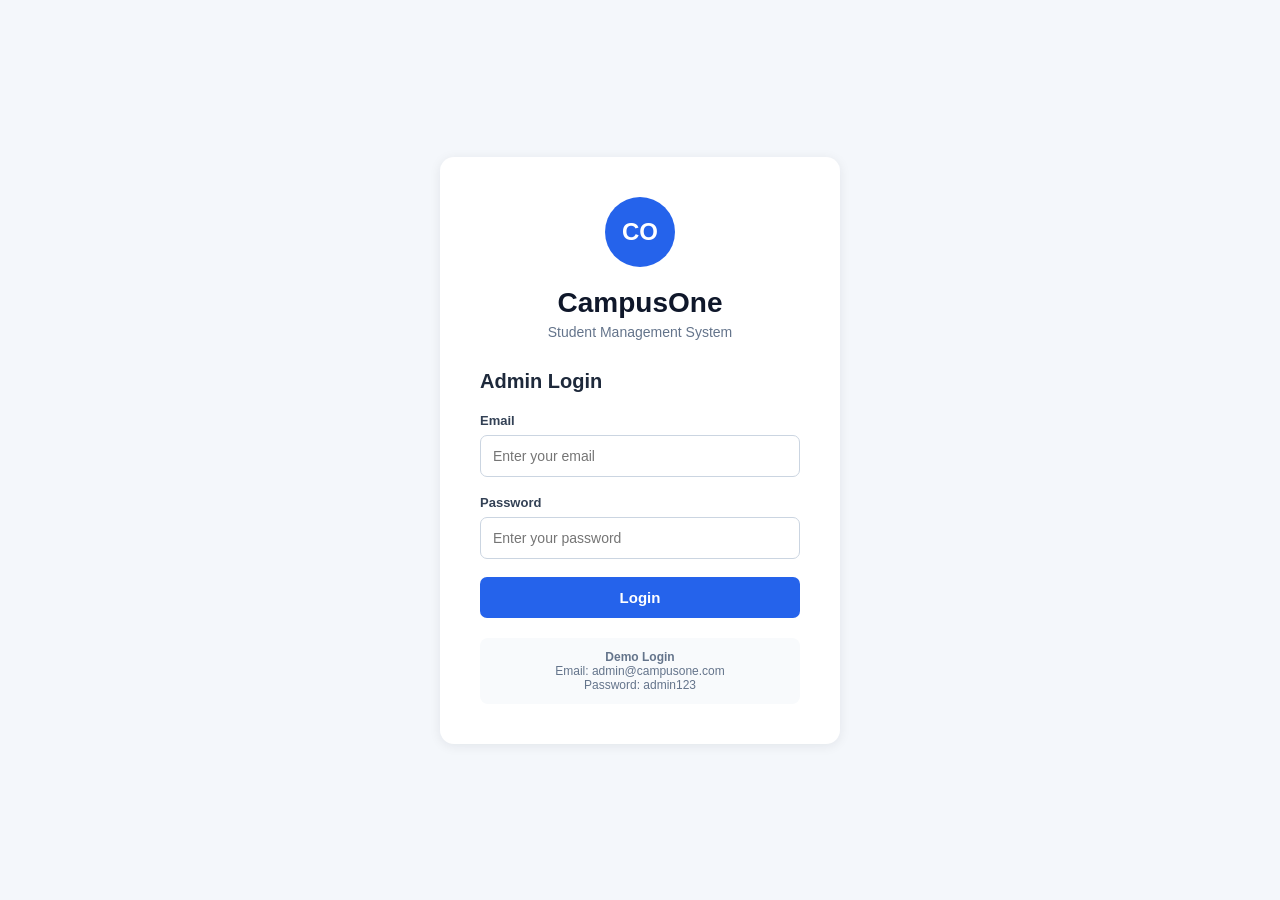
<file: src/main/resources/static/login.html>
<!DOCTYPE html>
<html lang="en">
<head>
    <meta charset="UTF-8">
    <meta name="viewport" content="width=device-width, initial-scale=1.0">

    <title>CampusOne - Login</title>

    <link rel="stylesheet" href="css/style.css">
</head>

<body>

<div class="login-container">

    <div class="login-card">

        <div class="login-logo">
            CO
        </div>

        <h1>CampusOne</h1>

        <p class="login-subtitle">
            Student Management System
        </p>

        <h2>Admin Login</h2>

        <form onsubmit="event.preventDefault(); login();">

            <div class="login-form-group">

                <label for="email">Email</label>

                <input
                    type="email"
                    id="email"
                    placeholder="Enter your email"
                    required
                >

            </div>


            <div class="login-form-group">

                <label for="password">Password</label>

                <input
                    type="password"
                    id="password"
                    placeholder="Enter your password"
                    required
                >

            </div>


            <p id="loginError" class="login-error"></p>


            <button type="submit" class="login-btn">
                Login
            </button>

        </form>


        <div class="demo-login">

            <strong>Demo Login</strong>

            <br>

            Email: admin@campusone.com

            <br>

            Password: admin123

        </div>

    </div>

</div>


<script src="js/auth.js"></script>

</body>
</html>
</file>
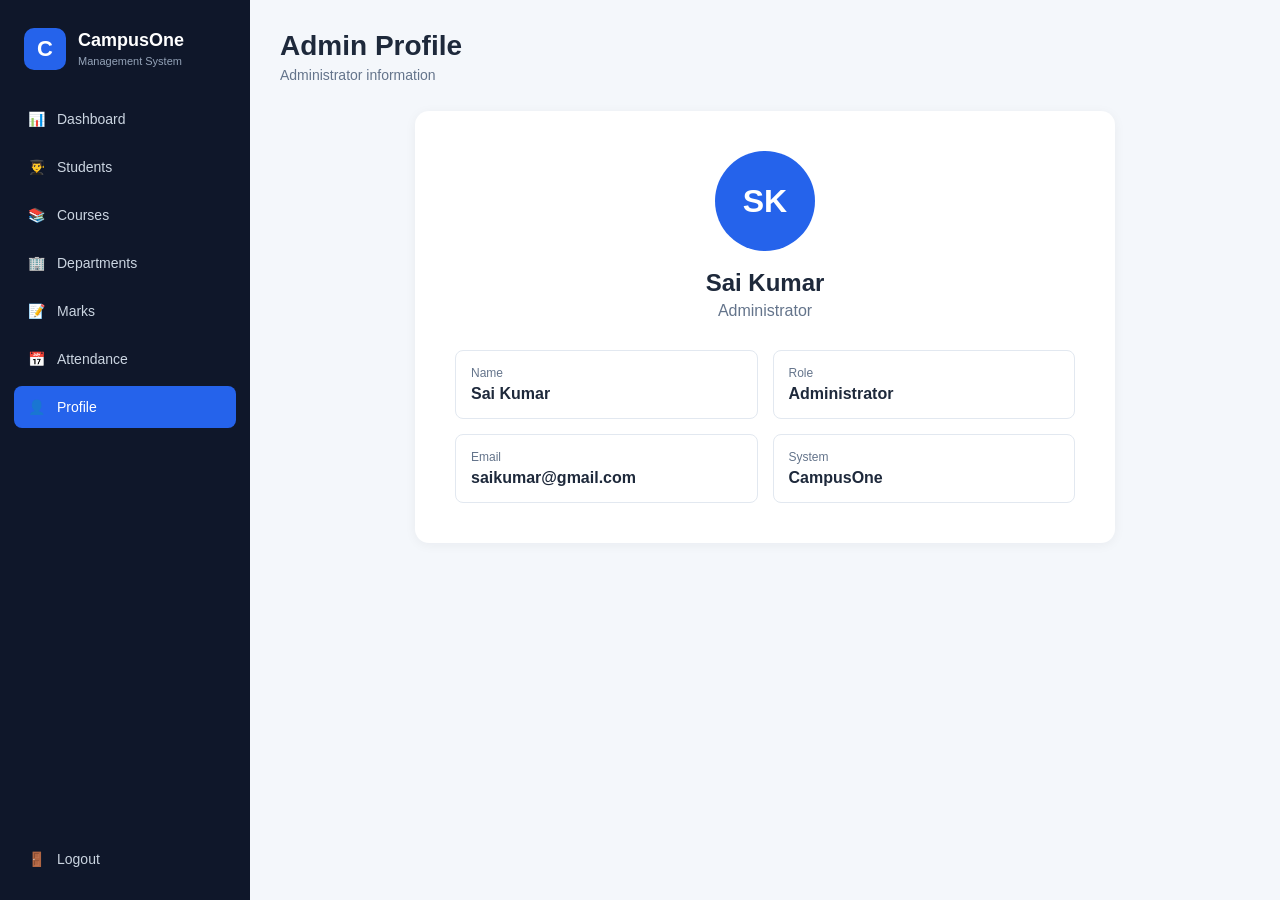
<file: src/main/resources/static/profile.html>
<!DOCTYPE html>
<html lang="en">
<head>
    <meta charset="UTF-8">
    <meta name="viewport" content="width=device-width, initial-scale=1.0">
    <title>CampusOne - Profile</title>
    <link rel="stylesheet" href="css/style.css">
</head>

<body>

<div class="app">

    <aside class="sidebar">

        <div class="logo">
            <div class="logo-icon">C</div>

            <div>
                <h2>CampusOne</h2>
                <span>Management System</span>
            </div>
        </div>

        <nav>

            <a href="dashboard.html" class="nav-link">
                <span>📊</span> Dashboard
            </a>

            <a href="students.html" class="nav-link">
                <span>👨‍🎓</span> Students
            </a>

            <a href="courses.html" class="nav-link">
                <span>📚</span> Courses
            </a>

            <a href="departments.html" class="nav-link">
                <span>🏢</span> Departments
            </a>

            <a href="marks.html" class="nav-link">
                <span>📝</span> Marks
            </a>

            <a href="attendance.html" class="nav-link">
                <span>📅</span> Attendance
            </a>

            <a href="profile.html" class="nav-link active">
                <span>👤</span> Profile
            </a>

        </nav>

        <div class="sidebar-bottom">

            <a href="index.html" class="nav-link logout">
                <span>🚪</span> Logout
            </a>

        </div>

    </aside>


    <main class="main-content">

        <header class="topbar">

            <div>
                <h1>Admin Profile</h1>
                <p>Administrator information</p>
            </div>

        </header>


        <section class="profile-card">

            <div class="profile-avatar">
                SK
            </div>

            <h2>Sai Kumar</h2>

            <p class="profile-role">
                Administrator
            </p>

            <div class="profile-details">

                <div class="profile-item">
                    <span>Name</span>
                    <strong>Sai Kumar</strong>
                </div>

                <div class="profile-item">
                    <span>Role</span>
                    <strong>Administrator</strong>
                </div>

                <div class="profile-item">
                    <span>Email</span>
                    <strong>saikumar@gmail.com</strong>
                </div>

                <div class="profile-item">
                    <span>System</span>
                    <strong>CampusOne</strong>
                </div>

            </div>

        </section>

    </main>

</div>

</body>
</html>
</file>
<file: src/main/resources/static/css/style.css>
* {
    margin: 0;
    padding: 0;
    box-sizing: border-box;
}

body {
    font-family: Arial, Helvetica, sans-serif;
    background: #f4f7fb;
    color: #1e293b;
}

a {
    text-decoration: none;
    color: inherit;
}

button,
input,
select,
textarea {
    font-family: inherit;
}

.app {
    min-height: 100vh;
    display: flex;
}


/* =========================================
   SIDEBAR
========================================= */

.sidebar {
    width: 250px;
    background: #0f172a;
    color: white;
    position: fixed;
    left: 0;
    top: 0;
    bottom: 0;
    display: flex;
    flex-direction: column;
    padding: 20px 14px;
}

.logo {
    display: flex;
    align-items: center;
    gap: 12px;
    padding: 8px 10px 28px;
}

.logo-icon {
    width: 42px;
    height: 42px;
    border-radius: 10px;
    background: #2563eb;
    display: flex;
    align-items: center;
    justify-content: center;
    font-size: 22px;
    font-weight: bold;
}

.logo h2 {
    font-size: 18px;
}

.logo span {
    color: #94a3b8;
    font-size: 11px;
}

.sidebar nav {
    display: flex;
    flex-direction: column;
    gap: 6px;
}

.nav-link {
    padding: 13px 14px;
    border-radius: 8px;
    display: flex;
    align-items: center;
    gap: 12px;
    color: #cbd5e1;
    font-size: 14px;
    transition: 0.2s;
}

.nav-link:hover {
    background: #1e293b;
    color: white;
}

.nav-link.active {
    background: #2563eb;
    color: white;
}

.sidebar-bottom {
    margin-top: auto;
}


/* =========================================
   MAIN CONTENT
========================================= */

.main-content {
    margin-left: 250px;
    width: calc(100% - 250px);
    padding: 30px;
}


/* =========================================
   TOPBAR
========================================= */

.topbar {
    display: flex;
    justify-content: space-between;
    align-items: center;
    margin-bottom: 28px;
}

.topbar h1 {
    font-size: 28px;
    margin-bottom: 5px;
}

.topbar p {
    color: #64748b;
    font-size: 14px;
}

.admin-box {
    display: flex;
    align-items: center;
    gap: 10px;
}

.admin-box small {
    display: block;
    color: #64748b;
    margin-top: 3px;
}

.avatar {
    width: 42px;
    height: 42px;
    border-radius: 50%;
    background: #2563eb;
    color: white;
    display: flex;
    align-items: center;
    justify-content: center;
    font-weight: bold;
}


/* =========================================
   STAT CARDS
========================================= */

.stats-grid {
    display: grid;
    grid-template-columns: repeat(4, 1fr);
    gap: 20px;
    margin-bottom: 25px;
}

.stat-card {
    background: white;
    border-radius: 12px;
    padding: 22px;
    display: flex;
    align-items: center;
    gap: 16px;
    box-shadow: 0 2px 12px rgba(15, 23, 42, 0.05);
}

.stat-card p {
    color: #64748b;
    font-size: 13px;
    margin-bottom: 7px;
}

.stat-card h2 {
    font-size: 25px;
}

.stat-icon {
    width: 50px;
    height: 50px;
    border-radius: 10px;
    display: flex;
    align-items: center;
    justify-content: center;
    font-size: 22px;
}

.blue {
    background: #dbeafe;
}

.green {
    background: #dcfce7;
}

.purple {
    background: #ede9fe;
}

.orange {
    background: #ffedd5;
}


/* =========================================
   PANELS
========================================= */

.dashboard-grid {
    display: grid;
    grid-template-columns: 2fr 1fr;
    gap: 20px;
}

.panel {
    background: white;
    border-radius: 12px;
    padding: 24px;
    box-shadow: 0 2px 12px rgba(15, 23, 42, 0.05);
}

.panel-header {
    display: flex;
    justify-content: space-between;
    align-items: center;
    margin-bottom: 20px;
}

.panel-header h2 {
    font-size: 18px;
    margin-bottom: 5px;
}

.panel-header p {
    color: #64748b;
    font-size: 13px;
}

.view-btn {
    color: #2563eb;
    font-size: 13px;
    font-weight: bold;
}


/* =========================================
   TABLE
========================================= */

.table-wrapper {
    width: 100%;
    overflow-x: auto;
}

table {
    width: 100%;
    border-collapse: collapse;
}

th {
    text-align: left;
    background: #f8fafc;
    color: #64748b;
    font-size: 12px;
    padding: 13px;
    white-space: nowrap;
}

td {
    padding: 14px 13px;
    border-bottom: 1px solid #e2e8f0;
    font-size: 13px;
}

tr:hover td {
    background: #f8fafc;
}


/* =========================================
   QUICK ACTIONS
========================================= */

.quick-action {
    display: flex;
    gap: 14px;
    align-items: center;
    padding: 14px;
    border: 1px solid #e2e8f0;
    border-radius: 10px;
    margin-bottom: 10px;
}

.quick-action:hover {
    background: #f8fafc;
}

.quick-action > span {
    font-size: 22px;
}

.quick-action strong {
    display: block;
    font-size: 14px;
    margin-bottom: 4px;
}

.quick-action small {
    color: #64748b;
}


/* =========================================
   TOOLBAR
========================================= */

.toolbar {
    margin-bottom: 20px;
}

.toolbar input {
    width: 100%;
    max-width: 400px;
    padding: 12px 14px;
    border: 1px solid #cbd5e1;
    border-radius: 8px;
    outline: none;
}

.toolbar input:focus {
    border-color: #2563eb;
}


/* =========================================
   BUTTONS
========================================= */

.primary-btn {
    border: none;
    background: #2563eb;
    color: white;
    padding: 11px 18px;
    border-radius: 7px;
    cursor: pointer;
    font-weight: 600;
}

.primary-btn:hover {
    background: #1d4ed8;
}

.secondary-btn {
    border: 1px solid #cbd5e1;
    background: white;
    color: #334155;
    padding: 11px 18px;
    border-radius: 7px;
    cursor: pointer;
}

.secondary-btn:hover {
    background: #f8fafc;
}

.action-btn {
    border: none;
    padding: 6px 9px;
    border-radius: 5px;
    cursor: pointer;
    margin-right: 4px;
    font-size: 12px;
}

.edit-btn {
    background: #dbeafe;
    color: #1d4ed8;
}

.delete-btn {
    background: #fee2e2;
    color: #dc2626;
}


/* =========================================
   STATUS
========================================= */

.status {
    display: inline-block;
    padding: 5px 9px;
    border-radius: 20px;
    font-size: 11px;
    font-weight: bold;
}

.status-active,
.status-present,
.status-pass {
    background: #dcfce7;
    color: #15803d;
}

.status-inactive,
.status-absent,
.status-fail {
    background: #fee2e2;
    color: #dc2626;
}


/* =========================================
   MODAL
========================================= */

.modal {
    display: none;
    position: fixed;
    inset: 0;
    background: rgba(15, 23, 42, 0.55);
    align-items: center;
    justify-content: center;
    padding: 20px;
    z-index: 1000;
}

.modal.show {
    display: flex;
}

.modal-content {
    background: white;
    width: 100%;
    max-width: 700px;
    max-height: 90vh;
    overflow-y: auto;
    border-radius: 12px;
    padding: 25px;
}

.modal-header {
    display: flex;
    justify-content: space-between;
    align-items: center;
    margin-bottom: 22px;
}

.close-btn {
    border: none;
    background: transparent;
    font-size: 28px;
    cursor: pointer;
    color: #64748b;
}

.form-grid {
    display: grid;
    grid-template-columns: 1fr 1fr;
    gap: 18px;
}

.form-group {
    display: flex;
    flex-direction: column;
    gap: 7px;
}

.form-group label {
    font-size: 13px;
    font-weight: 600;
}

.form-group input,
.form-group select,
.form-group textarea {
    padding: 11px;
    border: 1px solid #cbd5e1;
    border-radius: 7px;
    outline: none;
}

.form-group input:focus,
.form-group select:focus,
.form-group textarea:focus {
    border-color: #2563eb;
}

.full-width {
    grid-column: 1 / -1;
}

.modal-actions {
    display: flex;
    justify-content: flex-end;
    gap: 10px;
    margin-top: 25px;
}


/* =========================================
   PROFILE
========================================= */

.profile-card {
    background: white;
    max-width: 700px;
    margin: auto;
    padding: 40px;
    border-radius: 14px;
    text-align: center;
    box-shadow: 0 2px 12px rgba(15, 23, 42, 0.05);
}

.profile-avatar {
    width: 100px;
    height: 100px;
    border-radius: 50%;
    margin: auto auto 18px;
    background: #2563eb;
    color: white;
    display: flex;
    align-items: center;
    justify-content: center;
    font-size: 32px;
    font-weight: bold;
}

.profile-role {
    color: #64748b;
    margin-top: 5px;
}

.profile-details {
    margin-top: 30px;
    display: grid;
    grid-template-columns: 1fr 1fr;
    gap: 15px;
    text-align: left;
}

.profile-item {
    padding: 15px;
    border: 1px solid #e2e8f0;
    border-radius: 8px;
}

.profile-item span {
    display: block;
    color: #64748b;
    font-size: 12px;
    margin-bottom: 5px;
}


/* =========================================
   LOGOUT BUTTON
========================================= */

.logout-btn {
    width: 100%;
    border: none;
    background: #dc2626;
    color: white;
    padding: 12px 14px;
    border-radius: 8px;
    cursor: pointer;
    font-size: 14px;
    font-weight: 600;
    transition: 0.2s;
}

.logout-btn:hover {
    background: #b91c1c;
}


/* =========================================
   LOGIN PAGE
========================================= */

.login-container {
    min-height: 100vh;

    display: flex;
    align-items: center;
    justify-content: center;

    background: #f4f7fb;

    padding: 20px;
}

.login-card {
    width: 400px;
    max-width: 100%;

    background: white;

    padding: 40px;

    border-radius: 14px;

    box-shadow: 0 2px 12px rgba(15, 23, 42, 0.08);
}

.login-logo {
    width: 70px;
    height: 70px;

    border-radius: 50%;

    background: #2563eb;
    color: white;

    display: flex;
    align-items: center;
    justify-content: center;

    margin: 0 auto 20px;

    font-size: 24px;
    font-weight: bold;
}

.login-card h1 {
    text-align: center;

    color: #0f172a;

    font-size: 28px;

    margin-bottom: 5px;
}

.login-subtitle {
    text-align: center;

    color: #64748b;

    font-size: 14px;

    margin-bottom: 30px;
}

.login-card h2 {
    font-size: 20px;

    color: #1e293b;

    margin-bottom: 20px;
}

.login-form-group {
    display: flex;

    flex-direction: column;

    gap: 7px;

    margin-bottom: 18px;
}

.login-form-group label {
    font-size: 13px;

    font-weight: 600;

    color: #334155;
}

.login-form-group input {
    width: 100%;

    padding: 12px;

    border: 1px solid #cbd5e1;

    border-radius: 7px;

    outline: none;

    font-size: 14px;
}

.login-form-group input:focus {
    border-color: #2563eb;
}

.login-btn {
    width: 100%;

    border: none;

    background: #2563eb;

    color: white;

    padding: 12px;

    border-radius: 7px;

    cursor: pointer;

    font-weight: 600;

    font-size: 15px;
}

.login-btn:hover {
    background: #1d4ed8;
}

.login-error {
    color: #dc2626;

    font-size: 13px;

    margin-bottom: 12px;

    text-align: center;
}

.demo-login {
    margin-top: 20px;

    padding: 12px;

    background: #f8fafc;

    border-radius: 8px;

    text-align: center;

    font-size: 12px;

    color: #64748b;
}


/* =========================================
   RESPONSIVE
========================================= */

@media (max-width: 1100px) {

    .stats-grid {
        grid-template-columns: 1fr 1fr;
    }

    .dashboard-grid {
        grid-template-columns: 1fr;
    }
}


@media (max-width: 768px) {

    .sidebar {
        width: 70px;
        padding: 15px 8px;
    }

    .logo > div:not(.logo-icon),
    .nav-link:not(.active)::after {
        display: none;
    }

    .logo {
        justify-content: center;
        padding-bottom: 25px;
    }

    .nav-link {
        justify-content: center;
        padding: 13px 5px;
    }

    .nav-link span {
        font-size: 18px;
    }

    .main-content {
        margin-left: 70px;
        width: calc(100% - 70px);
        padding: 20px;
    }

    .stats-grid {
        grid-template-columns: 1fr;
    }

    .form-grid {
        grid-template-columns: 1fr;
    }

    .full-width {
        grid-column: auto;
    }

    .topbar {
        align-items: flex-start;
        gap: 15px;
    }

    .admin-box {
        display: none;
    }

    .login-card {
        padding: 30px 25px;
    }
}
</file>
